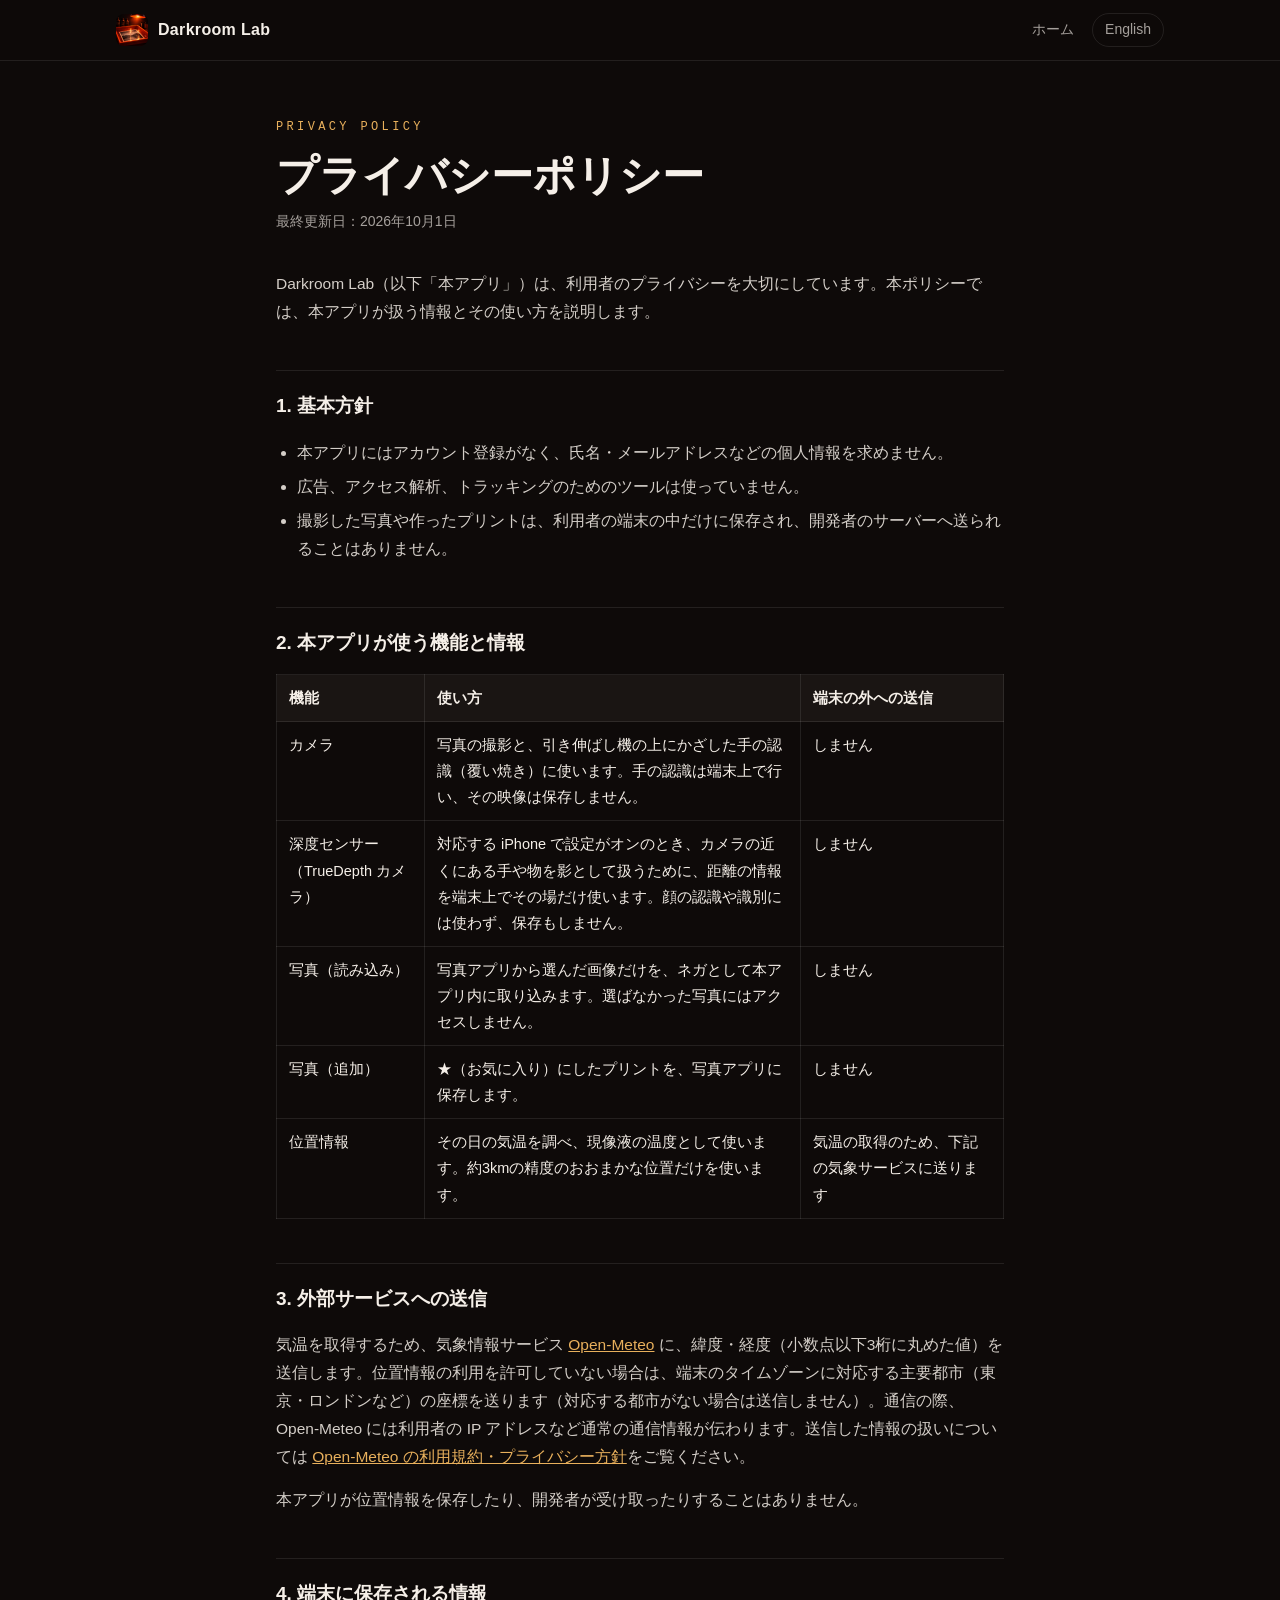
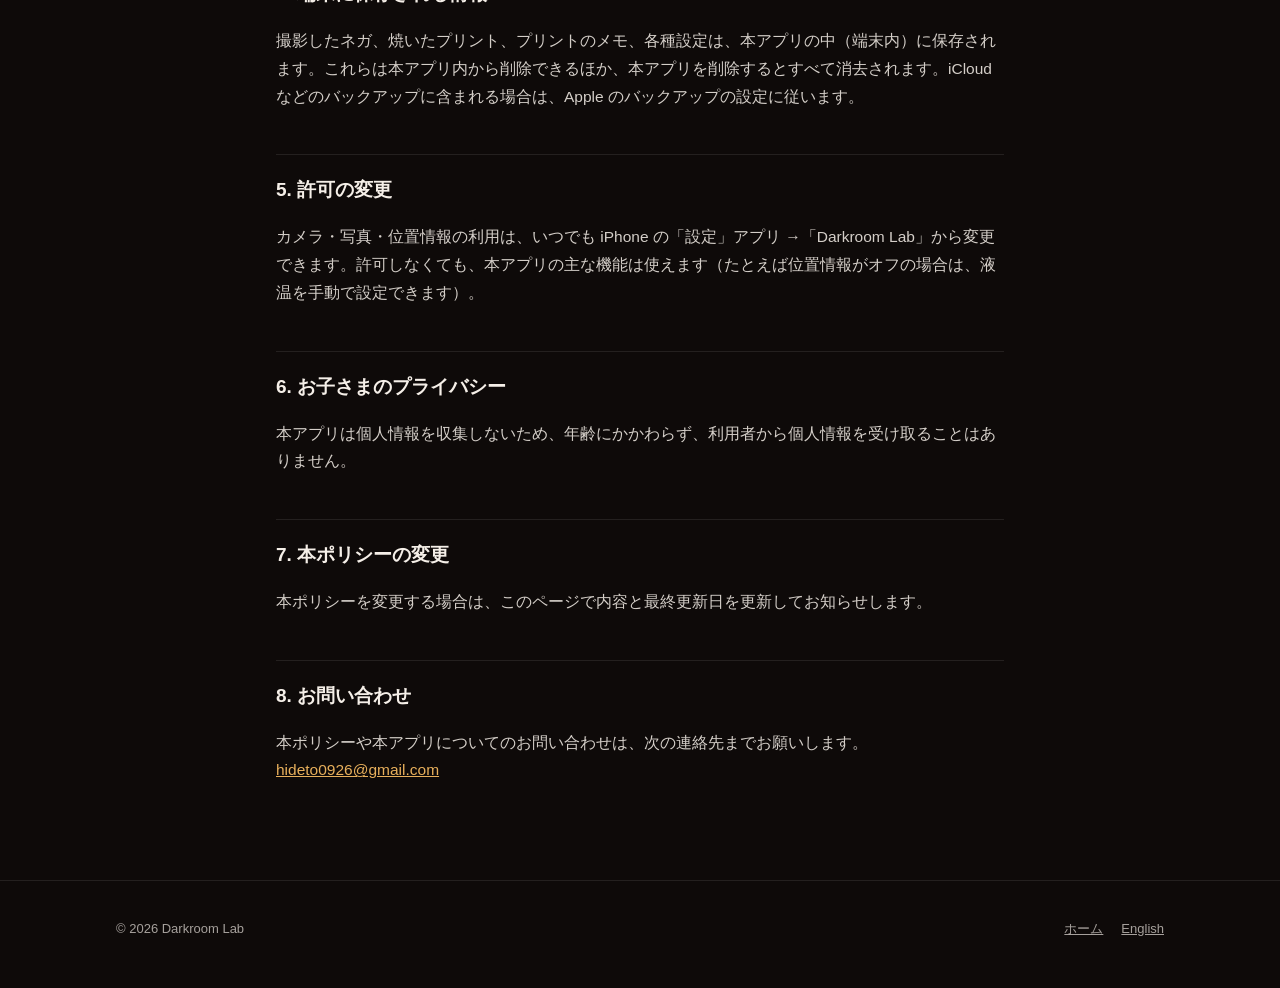
<file: privacy.html>
<!doctype html>
<html lang="ja">
<head>
  <meta charset="utf-8">
  <meta name="viewport" content="width=device-width, initial-scale=1">
  <title>プライバシーポリシー ― Darkroom Lab</title>
  <meta name="description" content="Darkroom Lab のプライバシーポリシー">
  <meta name="theme-color" content="#0e0a09">
  <link rel="icon" href="assets/icon.png">
  <link rel="canonical" href="https://hideto0926.github.io/genzo/privacy.html">
  <link rel="alternate" hreflang="ja" href="https://hideto0926.github.io/genzo/privacy.html">
  <link rel="alternate" hreflang="en" href="https://hideto0926.github.io/genzo/en/privacy.html">
  <link rel="stylesheet" href="assets/style.css">
</head>
<body>
  <header class="site-header">
    <div class="wrap">
      <a class="brand" href="./"><img src="assets/icon.png" alt="">Darkroom Lab</a>
      <nav class="site-nav">
        <a class="hide-sm" href="./">ホーム</a>
        <a class="lang" href="en/privacy.html" hreflang="en" lang="en">English</a>
      </nav>
    </div>
  </header>

  <main class="wrap doc">
    <div class="kicker">Privacy Policy</div>
    <h1>プライバシーポリシー</h1>
    <p class="updated">最終更新日：2026年10月1日</p>

    <p>Darkroom Lab（以下「本アプリ」）は、利用者のプライバシーを大切にしています。本ポリシーでは、本アプリが扱う情報とその使い方を説明します。</p>

    <h2>1. 基本方針</h2>
    <ul>
      <li>本アプリにはアカウント登録がなく、氏名・メールアドレスなどの個人情報を求めません。</li>
      <li>広告、アクセス解析、トラッキングのためのツールは使っていません。</li>
      <li>撮影した写真や作ったプリントは、利用者の端末の中だけに保存され、開発者のサーバーへ送られることはありません。</li>
    </ul>

    <h2>2. 本アプリが使う機能と情報</h2>
    <table>
      <thead><tr><th>機能</th><th>使い方</th><th>端末の外への送信</th></tr></thead>
      <tbody>
        <tr><td data-label="機能">カメラ</td><td data-label="使い方">写真の撮影と、引き伸ばし機の上にかざした手の認識（覆い焼き）に使います。手の認識は端末上で行い、その映像は保存しません。</td><td data-label="端末の外への送信">しません</td></tr>
        <tr><td data-label="機能">深度センサー（TrueDepth カメラ）</td><td data-label="使い方">対応する iPhone で設定がオンのとき、カメラの近くにある手や物を影として扱うために、距離の情報を端末上でその場だけ使います。顔の認識や識別には使わず、保存もしません。</td><td data-label="端末の外への送信">しません</td></tr>
        <tr><td data-label="機能">写真（読み込み）</td><td data-label="使い方">写真アプリから選んだ画像だけを、ネガとして本アプリ内に取り込みます。選ばなかった写真にはアクセスしません。</td><td data-label="端末の外への送信">しません</td></tr>
        <tr><td data-label="機能">写真（追加）</td><td data-label="使い方">★（お気に入り）にしたプリントを、写真アプリに保存します。</td><td data-label="端末の外への送信">しません</td></tr>
        <tr><td data-label="機能">位置情報</td><td data-label="使い方">その日の気温を調べ、現像液の温度として使います。約3kmの精度のおおまかな位置だけを使います。</td><td data-label="端末の外への送信">気温の取得のため、下記の気象サービスに送ります</td></tr>
      </tbody>
    </table>

    <h2>3. 外部サービスへの送信</h2>
    <p>気温を取得するため、気象情報サービス <a href="https://open-meteo.com/" rel="noopener">Open-Meteo</a> に、緯度・経度（小数点以下3桁に丸めた値）を送信します。位置情報の利用を許可していない場合は、端末のタイムゾーンに対応する主要都市（東京・ロンドンなど）の座標を送ります（対応する都市がない場合は送信しません）。通信の際、Open-Meteo には利用者の IP アドレスなど通常の通信情報が伝わります。送信した情報の扱いについては <a href="https://open-meteo.com/en/terms" rel="noopener">Open-Meteo の利用規約・プライバシー方針</a>をご覧ください。</p>
    <p>本アプリが位置情報を保存したり、開発者が受け取ったりすることはありません。</p>

    <h2>4. 端末に保存される情報</h2>
    <p>撮影したネガ、焼いたプリント、プリントのメモ、各種設定は、本アプリの中（端末内）に保存されます。これらは本アプリ内から削除できるほか、本アプリを削除するとすべて消去されます。iCloud などのバックアップに含まれる場合は、Apple のバックアップの設定に従います。</p>

    <h2>5. 許可の変更</h2>
    <p>カメラ・写真・位置情報の利用は、いつでも iPhone の「設定」アプリ →「Darkroom Lab」から変更できます。許可しなくても、本アプリの主な機能は使えます（たとえば位置情報がオフの場合は、液温を手動で設定できます）。</p>

    <h2>6. お子さまのプライバシー</h2>
    <p>本アプリは個人情報を収集しないため、年齢にかかわらず、利用者から個人情報を受け取ることはありません。</p>

    <h2>7. 本ポリシーの変更</h2>
    <p>本ポリシーを変更する場合は、このページで内容と最終更新日を更新してお知らせします。</p>

    <h2>8. お問い合わせ</h2>
    <p>本ポリシーや本アプリについてのお問い合わせは、次の連絡先までお願いします。<br>
    <a href="mailto:hideto0926@gmail.com">hideto0926@gmail.com</a></p>
  </main>

  <footer class="site-footer">
    <div class="wrap">
      <div>© 2026 Darkroom Lab</div>
      <nav>
        <a href="./">ホーム</a>
        <a href="en/privacy.html" hreflang="en" lang="en">English</a>
      </nav>
    </div>
  </footer>
</body>
</html>
</file>
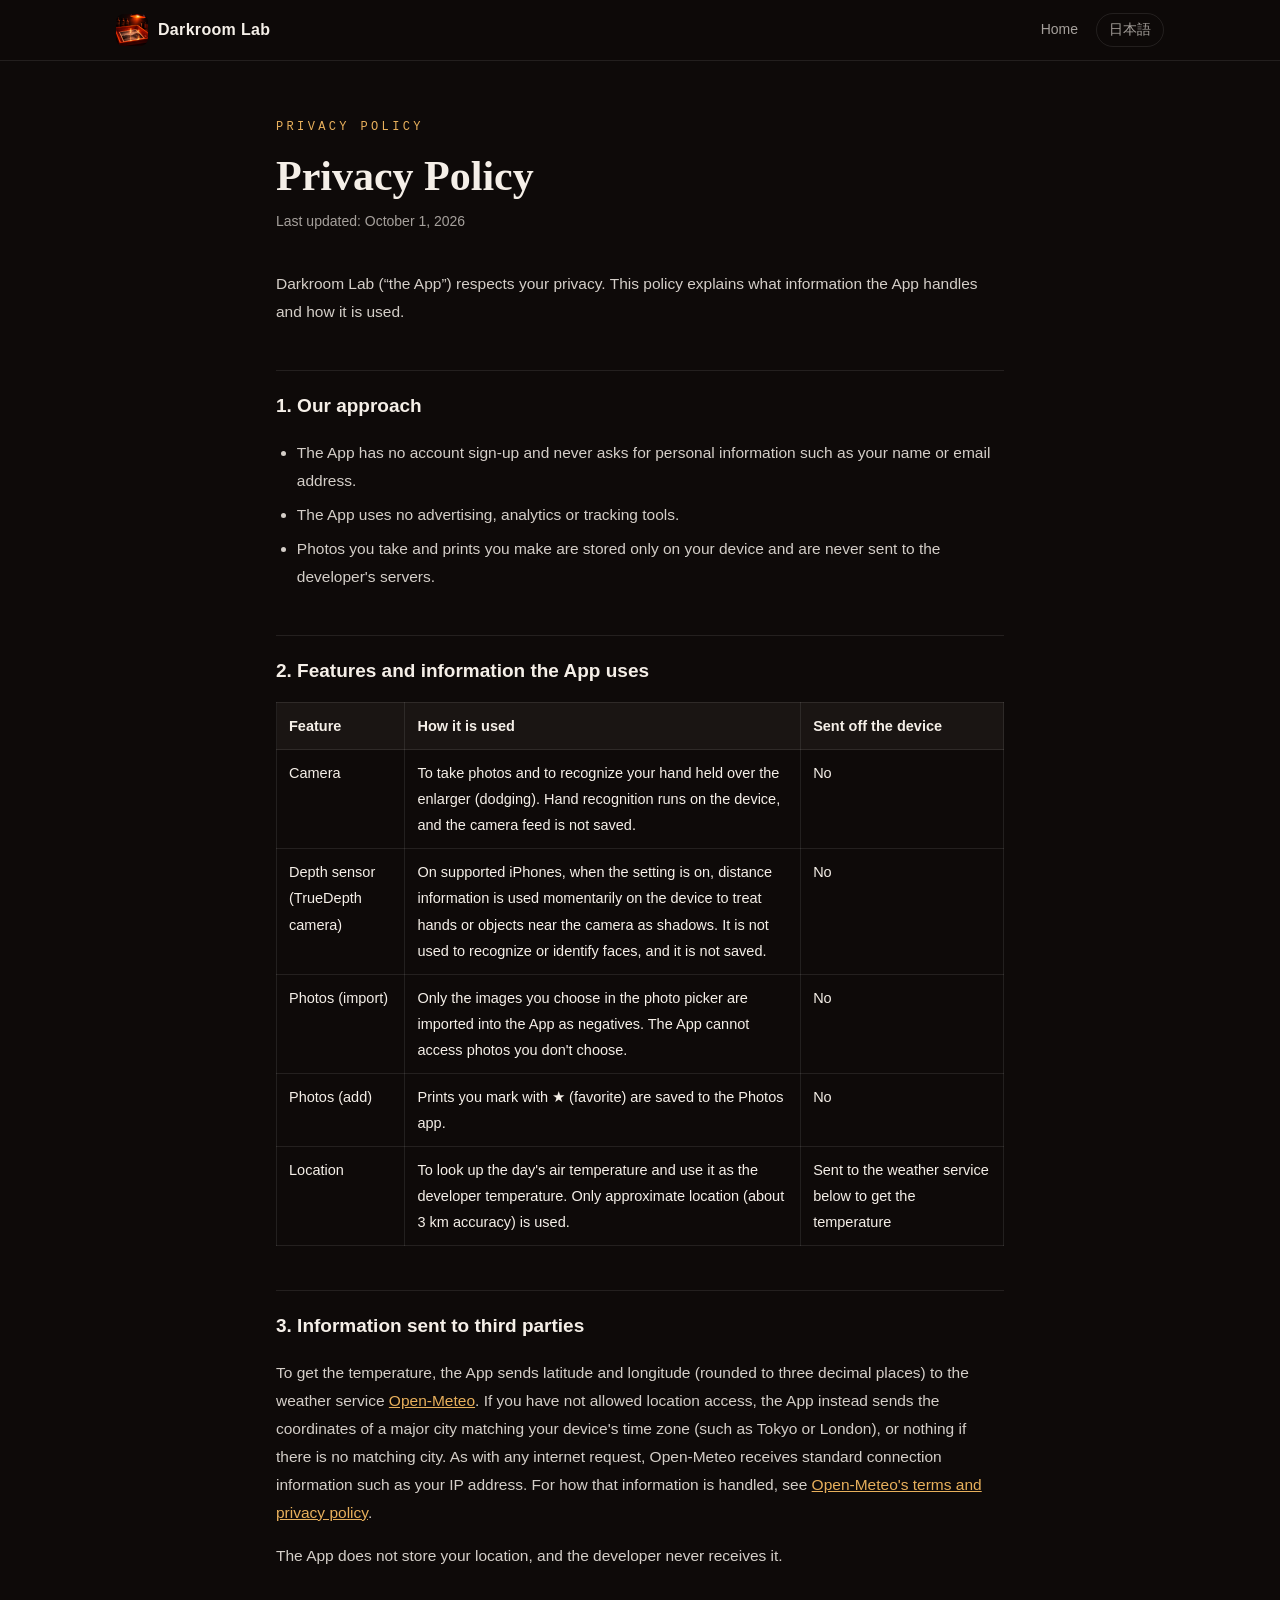
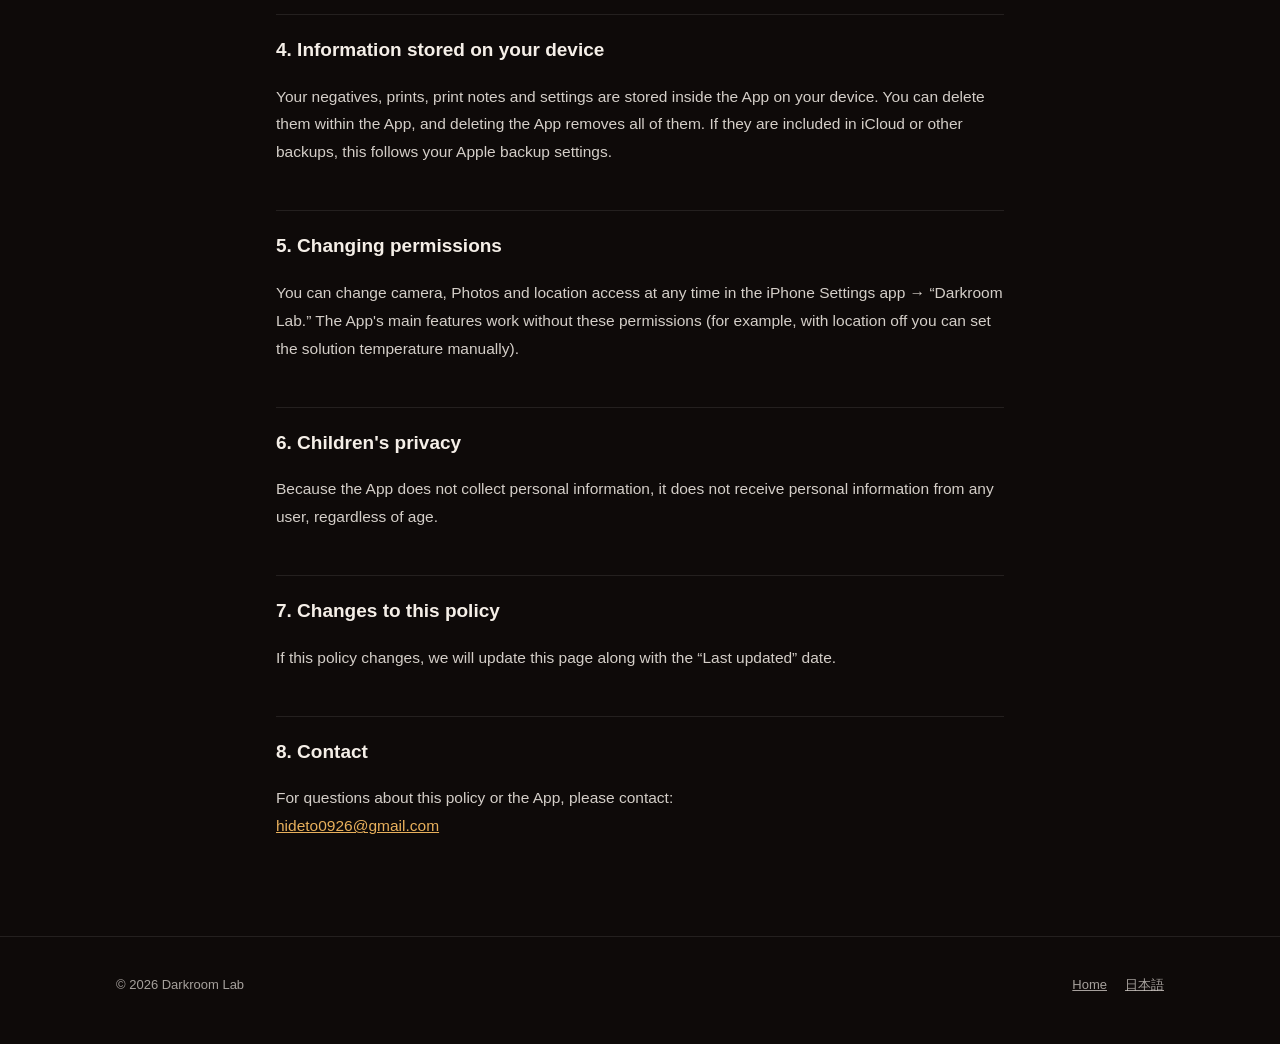
<file: en/privacy.html>
<!doctype html>
<html lang="en">
<head>
  <meta charset="utf-8">
  <meta name="viewport" content="width=device-width, initial-scale=1">
  <title>Privacy Policy ― Darkroom Lab</title>
  <meta name="description" content="Privacy Policy for Darkroom Lab">
  <meta name="theme-color" content="#0e0a09">
  <link rel="icon" href="../assets/icon.png">
  <link rel="canonical" href="https://hideto0926.github.io/genzo/en/privacy.html">
  <link rel="alternate" hreflang="ja" href="https://hideto0926.github.io/genzo/privacy.html">
  <link rel="alternate" hreflang="en" href="https://hideto0926.github.io/genzo/en/privacy.html">
  <link rel="stylesheet" href="../assets/style.css">
</head>
<body>
  <header class="site-header">
    <div class="wrap">
      <a class="brand" href="./"><img src="../assets/icon.png" alt="">Darkroom Lab</a>
      <nav class="site-nav">
        <a class="hide-sm" href="./">Home</a>
        <a class="lang" href="../privacy.html" hreflang="ja" lang="ja">日本語</a>
      </nav>
    </div>
  </header>

  <main class="wrap doc">
    <div class="kicker">Privacy Policy</div>
    <h1>Privacy Policy</h1>
    <p class="updated">Last updated: October 1, 2026</p>

    <p>Darkroom Lab (“the App”) respects your privacy. This policy explains what information the App handles and how it is used.</p>

    <h2>1. Our approach</h2>
    <ul>
      <li>The App has no account sign-up and never asks for personal information such as your name or email address.</li>
      <li>The App uses no advertising, analytics or tracking tools.</li>
      <li>Photos you take and prints you make are stored only on your device and are never sent to the developer's servers.</li>
    </ul>

    <h2>2. Features and information the App uses</h2>
    <table>
      <thead><tr><th>Feature</th><th>How it is used</th><th>Sent off the device</th></tr></thead>
      <tbody>
        <tr><td data-label="Feature">Camera</td><td data-label="How it is used">To take photos and to recognize your hand held over the enlarger (dodging). Hand recognition runs on the device, and the camera feed is not saved.</td><td data-label="Sent off the device">No</td></tr>
        <tr><td data-label="Feature">Depth sensor (TrueDepth camera)</td><td data-label="How it is used">On supported iPhones, when the setting is on, distance information is used momentarily on the device to treat hands or objects near the camera as shadows. It is not used to recognize or identify faces, and it is not saved.</td><td data-label="Sent off the device">No</td></tr>
        <tr><td data-label="Feature">Photos (import)</td><td data-label="How it is used">Only the images you choose in the photo picker are imported into the App as negatives. The App cannot access photos you don't choose.</td><td data-label="Sent off the device">No</td></tr>
        <tr><td data-label="Feature">Photos (add)</td><td data-label="How it is used">Prints you mark with ★ (favorite) are saved to the Photos app.</td><td data-label="Sent off the device">No</td></tr>
        <tr><td data-label="Feature">Location</td><td data-label="How it is used">To look up the day's air temperature and use it as the developer temperature. Only approximate location (about 3 km accuracy) is used.</td><td data-label="Sent off the device">Sent to the weather service below to get the temperature</td></tr>
      </tbody>
    </table>

    <h2>3. Information sent to third parties</h2>
    <p>To get the temperature, the App sends latitude and longitude (rounded to three decimal places) to the weather service <a href="https://open-meteo.com/" rel="noopener">Open-Meteo</a>. If you have not allowed location access, the App instead sends the coordinates of a major city matching your device's time zone (such as Tokyo or London), or nothing if there is no matching city. As with any internet request, Open-Meteo receives standard connection information such as your IP address. For how that information is handled, see <a href="https://open-meteo.com/en/terms" rel="noopener">Open-Meteo's terms and privacy policy</a>.</p>
    <p>The App does not store your location, and the developer never receives it.</p>

    <h2>4. Information stored on your device</h2>
    <p>Your negatives, prints, print notes and settings are stored inside the App on your device. You can delete them within the App, and deleting the App removes all of them. If they are included in iCloud or other backups, this follows your Apple backup settings.</p>

    <h2>5. Changing permissions</h2>
    <p>You can change camera, Photos and location access at any time in the iPhone Settings app → “Darkroom Lab.” The App's main features work without these permissions (for example, with location off you can set the solution temperature manually).</p>

    <h2>6. Children's privacy</h2>
    <p>Because the App does not collect personal information, it does not receive personal information from any user, regardless of age.</p>

    <h2>7. Changes to this policy</h2>
    <p>If this policy changes, we will update this page along with the “Last updated” date.</p>

    <h2>8. Contact</h2>
    <p>For questions about this policy or the App, please contact:<br>
    <a href="mailto:hideto0926@gmail.com">hideto0926@gmail.com</a></p>
  </main>

  <footer class="site-footer">
    <div class="wrap">
      <div>© 2026 Darkroom Lab</div>
      <nav>
        <a href="./">Home</a>
        <a href="../privacy.html" hreflang="ja" lang="ja">日本語</a>
      </nav>
    </div>
  </footer>
</body>
</html>
</file>
<file: assets/style.css>
:root {
  --bg: #0e0a09;
  --card: #1a1513;
  --line: rgba(255, 255, 255, 0.09);
  --text: #f5efe8;
  --muted: rgba(245, 239, 232, 0.66);
  --amber: #e8b05c;
  --safelight: #c23a22;
  --serif: "Hiragino Mincho ProN", "Yu Mincho", "New York", Georgia, "Times New Roman", serif;
  --sans: -apple-system, BlinkMacSystemFont, "Hiragino Sans", "Hiragino Kaku Gothic ProN", "Segoe UI", "Noto Sans JP", sans-serif;
  --mono: ui-monospace, "SF Mono", Menlo, monospace;
}

* { box-sizing: border-box; }
html { -webkit-text-size-adjust: 100%; }
body {
  margin: 0;
  background: var(--bg);
  color: var(--text);
  font-family: var(--sans);
  line-height: 1.8;
}
a { color: var(--amber); }
img { max-width: 100%; height: auto; display: block; }

.wrap { max-width: 1080px; margin: 0 auto; padding: 0 16px; }

/* ヘッダー */
.site-header {
  position: sticky; top: 0; z-index: 10;
  background: rgba(14, 10, 9, 0.82);
  backdrop-filter: blur(12px);
  -webkit-backdrop-filter: blur(12px);
  border-bottom: 1px solid var(--line);
}
.site-header .wrap { display: flex; align-items: center; justify-content: space-between; height: 60px; gap: 12px; }
.brand { display: flex; align-items: center; gap: 10px; color: var(--text); text-decoration: none; font-weight: 700; letter-spacing: 0.02em; }
.brand img { width: 32px; height: 32px; border-radius: 8px; }
.site-nav { display: flex; align-items: center; gap: 18px; font-size: 14px; }
.site-nav a { color: var(--muted); text-decoration: none; }
.site-nav a:hover { color: var(--text); }
.lang { border: 1px solid var(--line); border-radius: 999px; padding: 3px 12px; }

/* ヒーロー */
.hero { position: relative; min-height: 88vh; display: flex; align-items: flex-end; overflow: hidden; }
.hero-bg { position: absolute; inset: 0; background: url("hero.jpg") center / cover no-repeat; }
.hero-bg::after {
  content: ""; position: absolute; inset: 0;
  background: linear-gradient(180deg, rgba(14,10,9,0.15) 0%, rgba(14,10,9,0.35) 45%, var(--bg) 100%);
}
.hero .wrap { position: relative; padding-bottom: 72px; padding-top: 120px; }
.kicker { font-family: var(--mono); font-size: 12px; letter-spacing: 0.28em; color: var(--amber); text-transform: uppercase; }
.hero h1 { font-family: var(--serif); font-size: clamp(40px, 8vw, 76px); line-height: 1.2; margin: 14px 0 18px; font-weight: 700; }
.hero p { font-size: clamp(16px, 2.4vw, 19px); color: var(--muted); max-width: 560px; margin: 0 0 28px; }
.badge {
  display: inline-flex; align-items: center; gap: 10px;
  background: var(--text); color: #111; text-decoration: none;
  padding: 12px 22px; border-radius: 12px; font-weight: 700; font-size: 15px;
}
.badge small { display: block; font-size: 11px; font-weight: 500; opacity: 0.7; line-height: 1.2; }
.badge span { line-height: 1.25; }

/* セクション */
section { padding: 88px 0; }
.section-title { font-family: var(--serif); font-size: clamp(28px, 4.6vw, 40px); line-height: 1.35; margin: 10px 0 14px; }
.lead { color: var(--muted); max-width: 640px; margin: 0; }

/* 工程 */
.steps { display: grid; grid-template-columns: repeat(auto-fit, minmax(220px, 1fr)); gap: 14px; margin-top: 40px; counter-reset: step; }
.step { background: var(--card); border: 1px solid var(--line); border-radius: 6px; padding: 22px; }
.step::before { counter-increment: step; content: "0" counter(step); font-family: var(--serif); font-size: 30px; color: var(--amber); display: block; line-height: 1; margin-bottom: 12px; }
.step h3 { margin: 0 0 6px; font-size: 17px; }
.step p { margin: 0; color: var(--muted); font-size: 14px; }

/* スクリーンショット */
.shots { display: flex; gap: 18px; overflow-x: auto; padding: 36px 16px 12px; margin: 0 -16px; scroll-snap-type: x mandatory; scroll-padding: 0 16px; }
.shots figure { flex: 0 0 auto; width: min(64vw, 250px); margin: 0; scroll-snap-align: start; }
.shots img { border-radius: 26px; border: 1px solid var(--line); box-shadow: 0 20px 50px rgba(0,0,0,0.5); }
.shots figcaption { font-size: 13px; color: var(--muted); margin-top: 12px; text-align: center; }

/* 特徴 */
.features { display: grid; grid-template-columns: repeat(auto-fit, minmax(280px, 1fr)); gap: 1px; background: var(--line); border: 1px solid var(--line); margin-top: 40px; }
.feature { background: var(--bg); padding: 28px; }
.feature h3 { font-family: var(--serif); font-size: 20px; margin: 0 0 8px; }
.feature p { margin: 0; color: var(--muted); font-size: 15px; }

.safelight { background: radial-gradient(ellipse at top, rgba(194,58,34,0.28), transparent 70%); }

/* フッター */
.site-footer { border-top: 1px solid var(--line); padding: 36px 0 48px; color: var(--muted); font-size: 13px; }
.site-footer .wrap { display: flex; flex-wrap: wrap; gap: 12px 24px; justify-content: space-between; }
.site-footer nav { display: flex; gap: 18px; flex-wrap: wrap; }
.site-footer a { color: var(--muted); }

/* 文書ページ（プライバシーポリシー） */
.doc { max-width: 760px; padding-top: 56px; padding-bottom: 80px; }
.doc h1 { font-family: var(--serif); font-size: clamp(30px, 5vw, 42px); line-height: 1.3; margin: 10px 0 6px; }
.doc .updated { color: var(--muted); font-size: 14px; margin: 0 0 36px; }
.doc h2 { font-size: 19px; margin: 44px 0 10px; padding-top: 18px; border-top: 1px solid var(--line); }
.doc p, .doc li { color: rgba(245, 239, 232, 0.86); font-size: 15.5px; }
.doc ul { padding-left: 1.3em; }
.doc li { margin: 6px 0; }
.doc table { width: 100%; border-collapse: collapse; font-size: 14.5px; margin: 14px 0; display: block; overflow-x: auto; }
.doc th, .doc td { text-align: left; vertical-align: top; padding: 10px 12px; border: 1px solid var(--line); }
.doc th { background: var(--card); font-weight: 600; white-space: nowrap; }

@media (max-width: 560px) {
  .site-nav .hide-sm { display: none; }
  section { padding: 64px 0; }
  .hero { min-height: 80vh; }
}

/* 狭い画面では表の各行をカードのように縦に並べる */
@media (max-width: 560px) {
  .doc table, .doc tbody, .doc tr, .doc td { display: block; width: 100%; }
  .doc thead { display: none; }
  .doc tr { border: 1px solid var(--line); border-radius: 6px; margin-bottom: 12px; background: var(--card); }
  .doc td { border: 0; border-top: 1px solid var(--line); padding: 10px 14px; }
  .doc td:first-child { border-top: 0; font-weight: 600; }
  .doc td:not(:first-child)::before { content: attr(data-label); display: block; font-size: 12px; color: var(--amber); letter-spacing: 0.04em; }
}

/* three.js の演出（ヒーローの現像・波紋・塵） */
.hero-canvas { position: absolute; inset: 0; width: 100%; height: 100%; display: block; }
.hero { touch-action: pan-y; }

/* スクリーンショット：奥から起き上がって並ぶ。マウスを乗せると傾く */
.shots { perspective: 1200px; }
.shots figure.tilt-in {
  opacity: 0;
  transform: rotateY(-38deg) translateX(60px) translateZ(-80px);
  transition: transform 0.9s cubic-bezier(0.2, 0.8, 0.2, 1), opacity 0.9s ease;
}
.shots figure.tilt-in.is-in { opacity: 1; transform: none; }
.shots img { transition: transform 0.25s ease-out; will-change: transform; }
</file>
